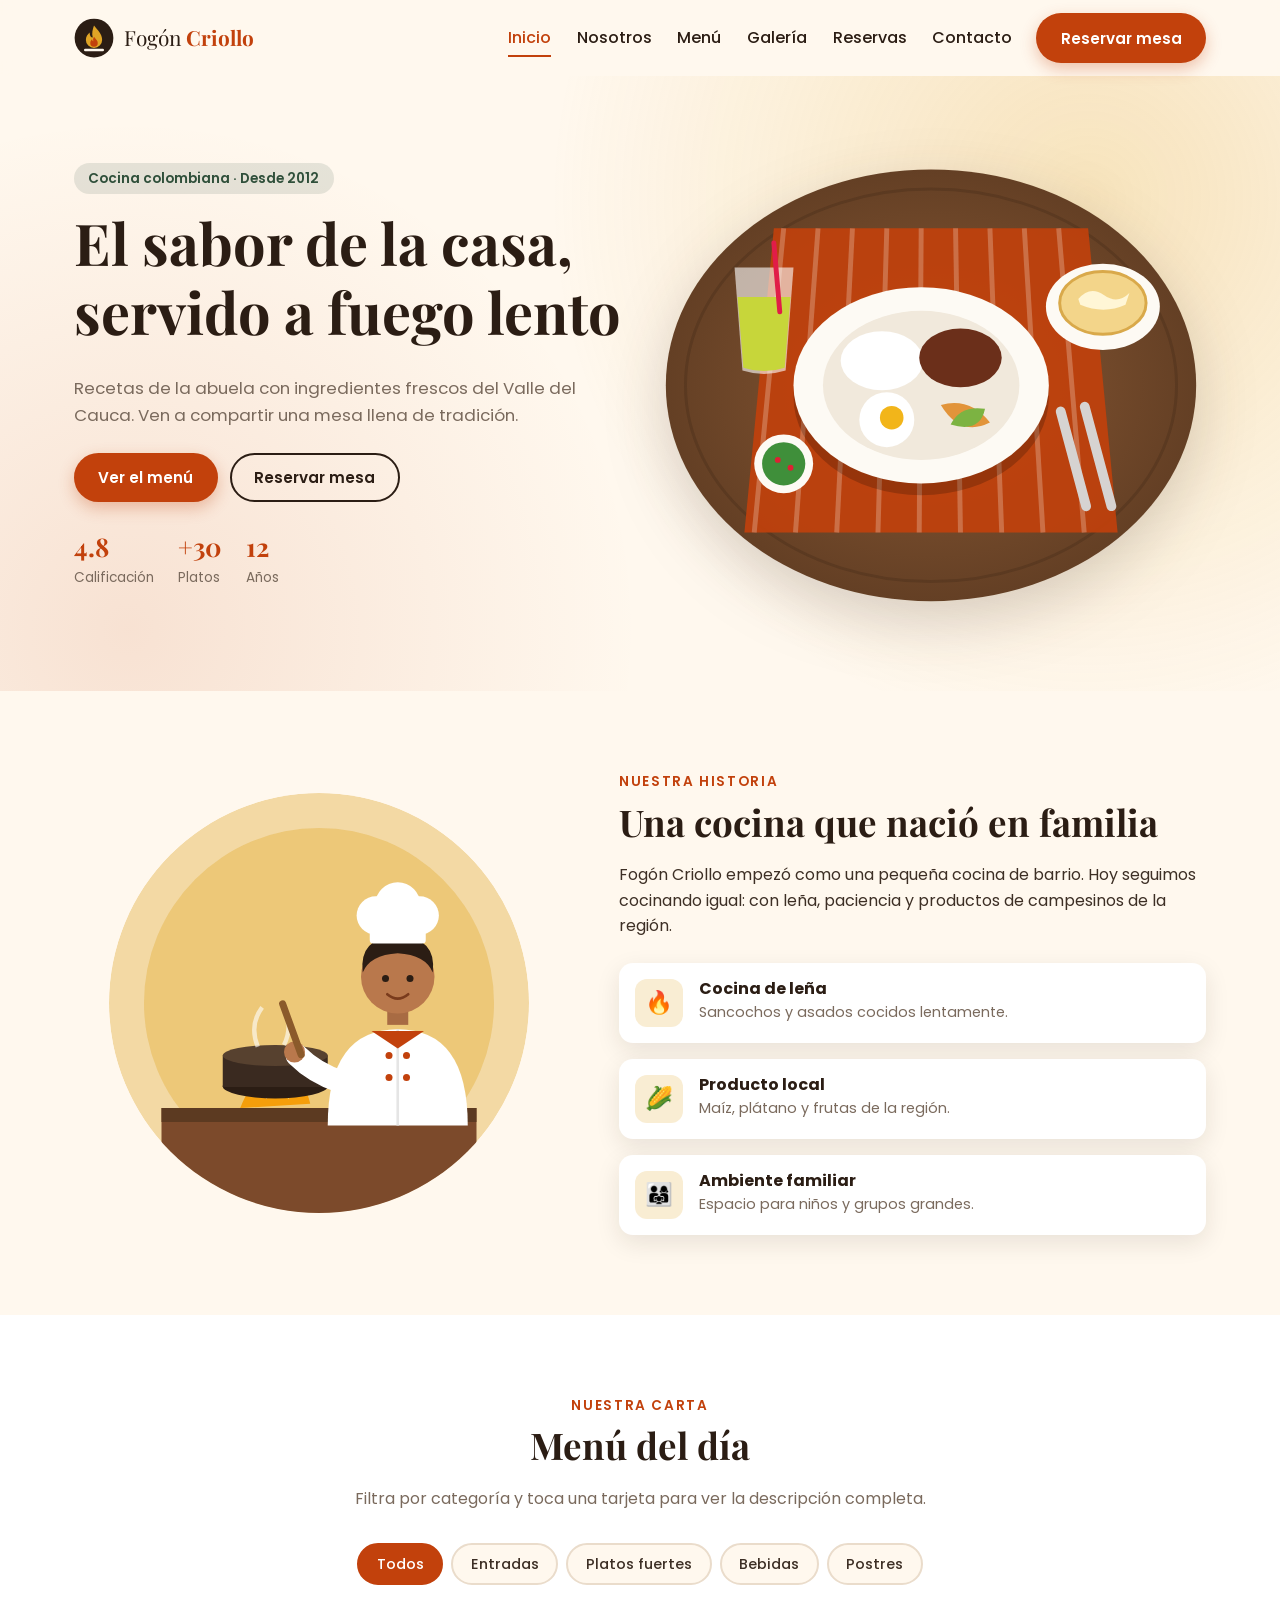
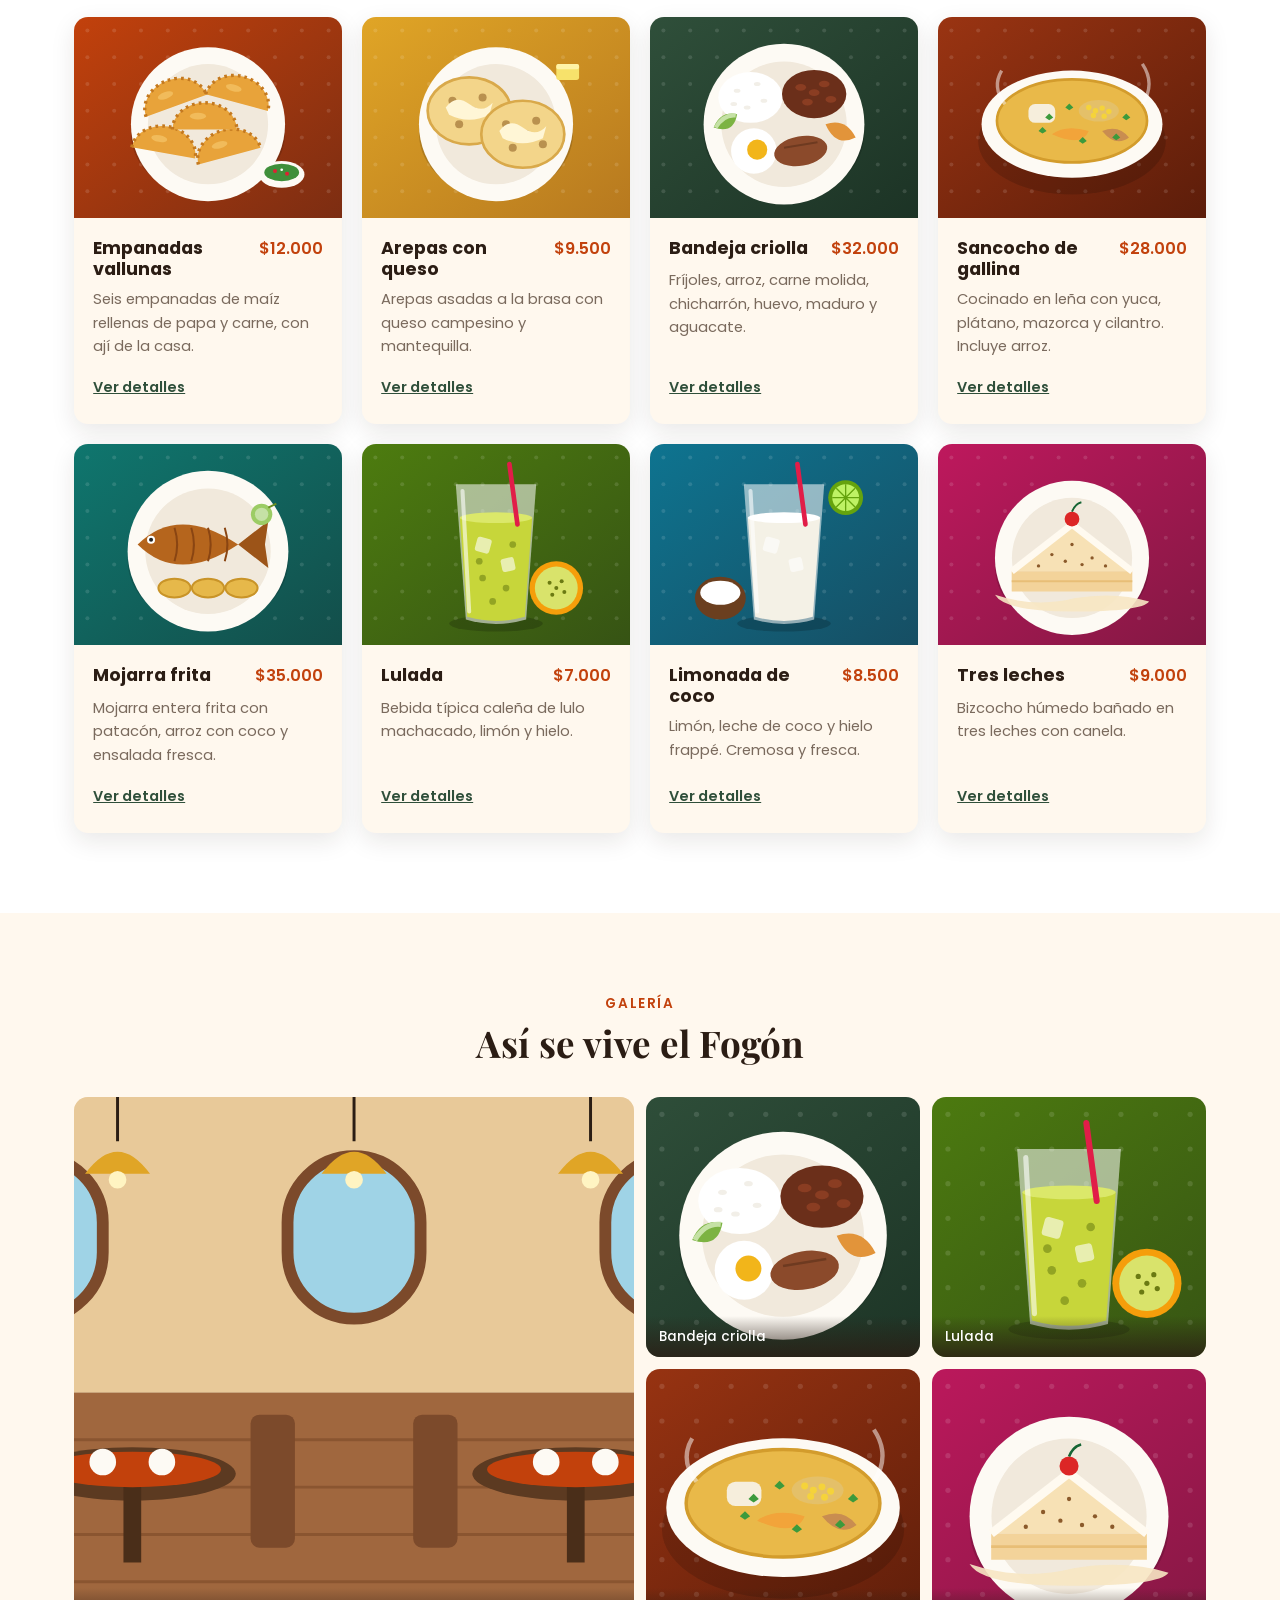
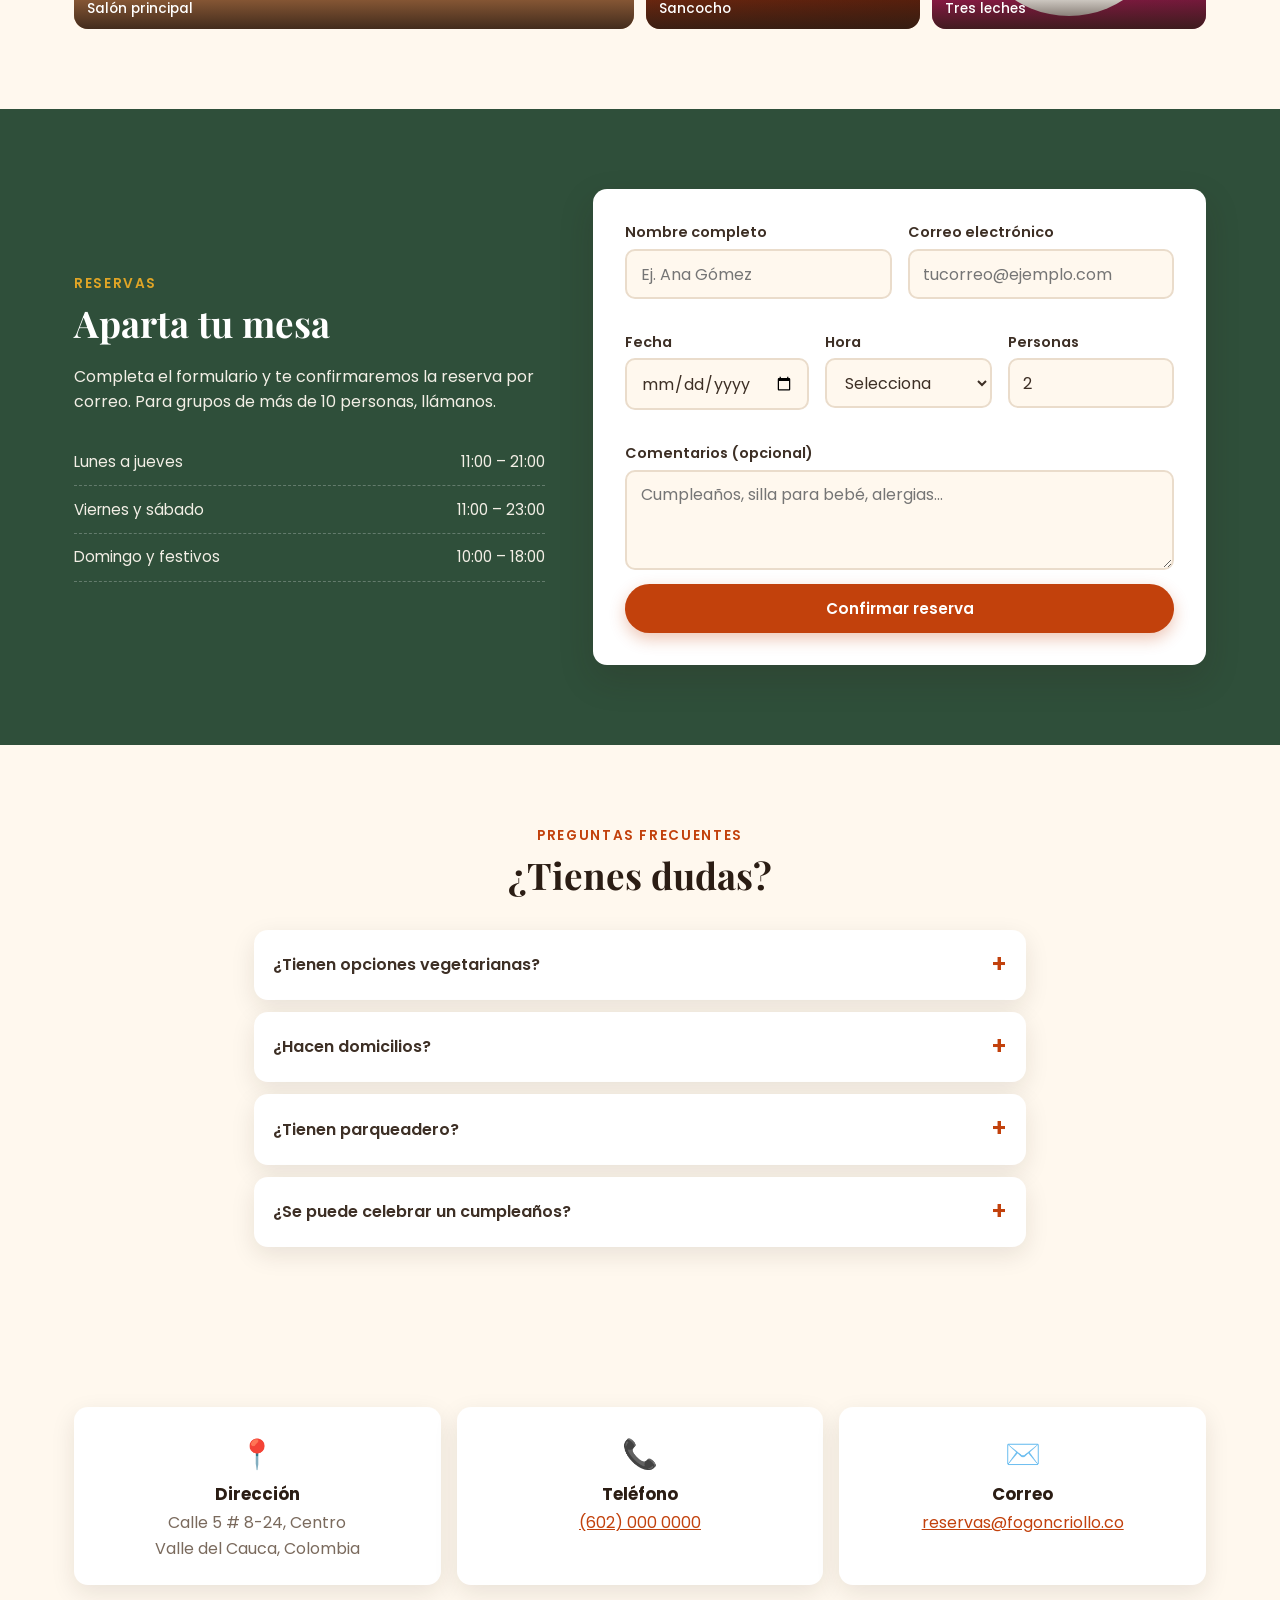
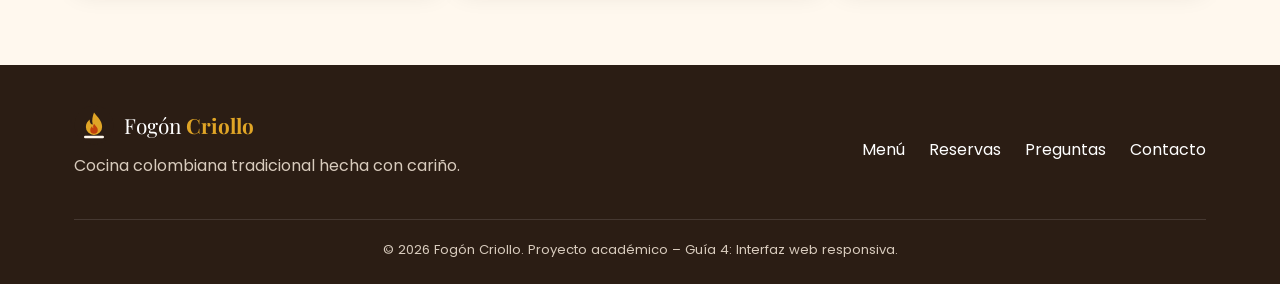
<file: index.html>
<!DOCTYPE html>
<html lang="es">
<head>
  <meta charset="UTF-8">
  <meta name="viewport" content="width=device-width, initial-scale=1.0">
  <meta name="description" content="Fogón Criollo: restaurante de cocina colombiana tradicional. Consulta el menú, el horario y reserva tu mesa en línea.">
  <title>Fogón Criollo | Cocina colombiana tradicional</title>
  <link rel="icon" href="img/logo.svg" type="image/svg+xml">
  <link rel="preconnect" href="https://fonts.googleapis.com">
  <link rel="preconnect" href="https://fonts.gstatic.com" crossorigin>
  <link href="https://fonts.googleapis.com/css2?family=Playfair+Display:wght@600;700&family=Poppins:wght@400;500;600&display=swap" rel="stylesheet">
  <link rel="stylesheet" href="css/styles.css">
</head>
<body>

  <!-- ===== ENCABEZADO Y MENÚ DE NAVEGACIÓN ===== -->
  <header class="header" id="header">
    <div class="container header__inner">
      <a href="#inicio" class="logo" aria-label="Fogón Criollo, ir al inicio">
        <img src="img/logo.svg" alt="" class="logo__img" width="44" height="44">
        <span class="logo__text">Fogón <strong>Criollo</strong></span>
      </a>

      <button class="nav-toggle" id="navToggle" aria-label="Abrir menú" aria-expanded="false" aria-controls="mainNav">
        <span class="nav-toggle__bar"></span>
        <span class="nav-toggle__bar"></span>
        <span class="nav-toggle__bar"></span>
      </button>

      <nav class="nav" id="mainNav" aria-label="Navegación principal">
        <ul class="nav__list">
          <li><a href="#inicio" class="nav__link is-active">Inicio</a></li>
          <li><a href="#nosotros" class="nav__link">Nosotros</a></li>
          <li><a href="#menu" class="nav__link">Menú</a></li>
          <li><a href="#galeria" class="nav__link">Galería</a></li>
          <li><a href="#reservas" class="nav__link">Reservas</a></li>
          <li><a href="#contacto" class="nav__link">Contacto</a></li>
        </ul>
        <a href="#reservas" class="btn btn--primary nav__cta">Reservar mesa</a>
      </nav>
    </div>
  </header>

  <main>
    <!-- ===== HERO / PORTADA ===== -->
    <section class="hero" id="inicio">
      <div class="container hero__inner">
        <div class="hero__content">
          <p class="hero__tag">Cocina colombiana · Desde 2012</p>
          <h1 class="hero__title">El sabor de la casa, servido a fuego lento</h1>
          <p class="hero__text">Recetas de la abuela con ingredientes frescos del Valle del Cauca. Ven a compartir una mesa llena de tradición.</p>
          <div class="hero__actions">
            <a href="#menu" class="btn btn--primary">Ver el menú</a>
            <a href="#reservas" class="btn btn--outline">Reservar mesa</a>
          </div>
          <ul class="hero__stats">
            <li><strong>4.8</strong><span>Calificación</span></li>
            <li><strong>+30</strong><span>Platos</span></li>
            <li><strong>12</strong><span>Años</span></li>
          </ul>
        </div>
        <figure class="hero__media">
          <img src="img/hero.svg" alt="Mesa servida con bandeja típica, arepas y jugo natural" width="560" height="480">
        </figure>
      </div>
    </section>

    <!-- ===== NOSOTROS ===== -->
    <section class="section about" id="nosotros">
      <div class="container about__inner">
        <figure class="about__media">
          <img src="img/chef.svg" alt="Ilustración de la chef principal frente al fogón" width="480" height="480" loading="lazy">
        </figure>
        <div class="about__content">
          <p class="section__tag">Nuestra historia</p>
          <h2 class="section__title">Una cocina que nació en familia</h2>
          <p>Fogón Criollo empezó como una pequeña cocina de barrio. Hoy seguimos cocinando igual: con leña, paciencia y productos de campesinos de la región.</p>
          <ul class="features">
            <li class="feature">
              <span class="feature__icon" aria-hidden="true">🔥</span>
              <div><h3>Cocina de leña</h3><p>Sancochos y asados cocidos lentamente.</p></div>
            </li>
            <li class="feature">
              <span class="feature__icon" aria-hidden="true">🌽</span>
              <div><h3>Producto local</h3><p>Maíz, plátano y frutas de la región.</p></div>
            </li>
            <li class="feature">
              <span class="feature__icon" aria-hidden="true">👨‍👩‍👧</span>
              <div><h3>Ambiente familiar</h3><p>Espacio para niños y grupos grandes.</p></div>
            </li>
          </ul>
        </div>
      </div>
    </section>

    <!-- ===== MENÚ (filtrable) ===== -->
    <section class="section menu" id="menu">
      <div class="container">
        <header class="section__header">
          <p class="section__tag">Nuestra carta</p>
          <h2 class="section__title">Menú del día</h2>
          <p class="section__lead">Filtra por categoría y toca una tarjeta para ver la descripción completa.</p>
        </header>

        <div class="filters" role="group" aria-label="Filtrar menú por categoría">
          <button class="filter is-active" data-filter="todos" aria-pressed="true">Todos</button>
          <button class="filter" data-filter="entradas" aria-pressed="false">Entradas</button>
          <button class="filter" data-filter="fuertes" aria-pressed="false">Platos fuertes</button>
          <button class="filter" data-filter="bebidas" aria-pressed="false">Bebidas</button>
          <button class="filter" data-filter="postres" aria-pressed="false">Postres</button>
        </div>

        <div class="menu__grid" id="menuGrid">
          <article class="card" data-category="entradas">
            <img src="img/empanadas.svg" alt="Empanadas de maíz con ají" class="card__img" width="400" height="300" loading="lazy">
            <div class="card__body">
              <div class="card__head"><h3 class="card__title">Empanadas vallunas</h3><span class="card__price">$12.000</span></div>
              <p class="card__desc">Seis empanadas de maíz rellenas de papa y carne, con ají de la casa.</p>
              <button class="card__more" aria-expanded="false">Ver detalles</button>
              <p class="card__extra" hidden>Crocantes por fuera y suaves por dentro. Ideal para compartir. Opción vegetariana disponible.</p>
            </div>
          </article>

          <article class="card" data-category="entradas">
            <img src="img/arepas.svg" alt="Arepas con queso derretido" class="card__img" width="400" height="300" loading="lazy">
            <div class="card__body">
              <div class="card__head"><h3 class="card__title">Arepas con queso</h3><span class="card__price">$9.500</span></div>
              <p class="card__desc">Arepas asadas a la brasa con queso campesino y mantequilla.</p>
              <button class="card__more" aria-expanded="false">Ver detalles</button>
              <p class="card__extra" hidden>Hechas a mano cada mañana con maíz blanco pilado.</p>
            </div>
          </article>

          <article class="card" data-category="fuertes">
            <img src="img/bandeja.svg" alt="Bandeja con fríjoles, arroz, carne, huevo y aguacate" class="card__img" width="400" height="300" loading="lazy">
            <div class="card__body">
              <div class="card__head"><h3 class="card__title">Bandeja criolla</h3><span class="card__price">$32.000</span></div>
              <p class="card__desc">Fríjoles, arroz, carne molida, chicharrón, huevo, maduro y aguacate.</p>
              <button class="card__more" aria-expanded="false">Ver detalles</button>
              <p class="card__extra" hidden>El plato más pedido de la casa. Porción generosa para buen apetito.</p>
            </div>
          </article>

          <article class="card" data-category="fuertes">
            <img src="img/sancocho.svg" alt="Plato hondo de sancocho de gallina" class="card__img" width="400" height="300" loading="lazy">
            <div class="card__body">
              <div class="card__head"><h3 class="card__title">Sancocho de gallina</h3><span class="card__price">$28.000</span></div>
              <p class="card__desc">Cocinado en leña con yuca, plátano, mazorca y cilantro. Incluye arroz.</p>
              <button class="card__more" aria-expanded="false">Ver detalles</button>
              <p class="card__extra" hidden>Disponible sábados, domingos y festivos desde las 11:00 a. m.</p>
            </div>
          </article>

          <article class="card" data-category="fuertes">
            <img src="img/pescado.svg" alt="Pescado frito con patacones y ensalada" class="card__img" width="400" height="300" loading="lazy">
            <div class="card__body">
              <div class="card__head"><h3 class="card__title">Mojarra frita</h3><span class="card__price">$35.000</span></div>
              <p class="card__desc">Mojarra entera frita con patacón, arroz con coco y ensalada fresca.</p>
              <button class="card__more" aria-expanded="false">Ver detalles</button>
              <p class="card__extra" hidden>Receta del Pacífico. Pregunta por el tamaño disponible del día.</p>
            </div>
          </article>

          <article class="card" data-category="bebidas">
            <img src="img/lulada.svg" alt="Vaso de lulada con hielo" class="card__img" width="400" height="300" loading="lazy">
            <div class="card__body">
              <div class="card__head"><h3 class="card__title">Lulada</h3><span class="card__price">$7.000</span></div>
              <p class="card__desc">Bebida típica caleña de lulo machacado, limón y hielo.</p>
              <button class="card__more" aria-expanded="false">Ver detalles</button>
              <p class="card__extra" hidden>Refrescante y con trocitos de fruta. Se puede pedir sin azúcar.</p>
            </div>
          </article>

          <article class="card" data-category="bebidas">
            <img src="img/limonada.svg" alt="Jarra de limonada de coco" class="card__img" width="400" height="300" loading="lazy">
            <div class="card__body">
              <div class="card__head"><h3 class="card__title">Limonada de coco</h3><span class="card__price">$8.500</span></div>
              <p class="card__desc">Limón, leche de coco y hielo frappé. Cremosa y fresca.</p>
              <button class="card__more" aria-expanded="false">Ver detalles</button>
              <p class="card__extra" hidden>También disponible en jarra para 4 personas ($28.000).</p>
            </div>
          </article>

          <article class="card" data-category="postres">
            <img src="img/postre.svg" alt="Porción de postre de tres leches" class="card__img" width="400" height="300" loading="lazy">
            <div class="card__body">
              <div class="card__head"><h3 class="card__title">Tres leches</h3><span class="card__price">$9.000</span></div>
              <p class="card__desc">Bizcocho húmedo bañado en tres leches con canela.</p>
              <button class="card__more" aria-expanded="false">Ver detalles</button>
              <p class="card__extra" hidden>Hecho en casa todos los días. Pregunta por el postre del día.</p>
            </div>
          </article>
        </div>
      </div>
    </section>

    <!-- ===== GALERÍA ===== -->
    <section class="section gallery" id="galeria">
      <div class="container">
        <header class="section__header">
          <p class="section__tag">Galería</p>
          <h2 class="section__title">Así se vive el Fogón</h2>
        </header>
        <div class="gallery__grid">
          <figure class="gallery__item gallery__item--big"><img src="img/salon.svg" alt="Salón principal del restaurante con mesas de madera" loading="lazy"><figcaption>Salón principal</figcaption></figure>
          <figure class="gallery__item"><img src="img/bandeja.svg" alt="Bandeja criolla servida" loading="lazy"><figcaption>Bandeja criolla</figcaption></figure>
          <figure class="gallery__item"><img src="img/lulada.svg" alt="Lulada recién preparada" loading="lazy"><figcaption>Lulada</figcaption></figure>
          <figure class="gallery__item"><img src="img/sancocho.svg" alt="Sancocho de gallina" loading="lazy"><figcaption>Sancocho</figcaption></figure>
          <figure class="gallery__item"><img src="img/postre.svg" alt="Tres leches" loading="lazy"><figcaption>Tres leches</figcaption></figure>
        </div>
      </div>
    </section>

    <!-- ===== RESERVAS (formulario) ===== -->
    <section class="section reservas" id="reservas">
      <div class="container reservas__inner">
        <div class="reservas__info">
          <p class="section__tag section__tag--light">Reservas</p>
          <h2 class="section__title">Aparta tu mesa</h2>
          <p>Completa el formulario y te confirmaremos la reserva por correo. Para grupos de más de 10 personas, llámanos.</p>
          <ul class="schedule">
            <li><span>Lunes a jueves</span><span>11:00 – 21:00</span></li>
            <li><span>Viernes y sábado</span><span>11:00 – 23:00</span></li>
            <li><span>Domingo y festivos</span><span>10:00 – 18:00</span></li>
          </ul>
        </div>

        <form class="form" id="reservaForm" novalidate>
          <div class="form__row">
            <div class="form__group">
              <label for="nombre">Nombre completo</label>
              <input type="text" id="nombre" name="nombre" placeholder="Ej. Ana Gómez" required minlength="3" autocomplete="name">
              <small class="form__error" aria-live="polite"></small>
            </div>
            <div class="form__group">
              <label for="correo">Correo electrónico</label>
              <input type="email" id="correo" name="correo" placeholder="tucorreo@ejemplo.com" required autocomplete="email">
              <small class="form__error" aria-live="polite"></small>
            </div>
          </div>
          <div class="form__row form__row--3">
            <div class="form__group">
              <label for="fecha">Fecha</label>
              <input type="date" id="fecha" name="fecha" required>
              <small class="form__error" aria-live="polite"></small>
            </div>
            <div class="form__group">
              <label for="hora">Hora</label>
              <select id="hora" name="hora" required>
                <option value="">Selecciona</option>
                <option>12:00</option><option>13:00</option><option>14:00</option>
                <option>18:00</option><option>19:00</option><option>20:00</option>
              </select>
              <small class="form__error" aria-live="polite"></small>
            </div>
            <div class="form__group">
              <label for="personas">Personas</label>
              <input type="number" id="personas" name="personas" min="1" max="10" value="2" required>
              <small class="form__error" aria-live="polite"></small>
            </div>
          </div>
          <div class="form__group">
            <label for="nota">Comentarios (opcional)</label>
            <textarea id="nota" name="nota" rows="3" placeholder="Cumpleaños, silla para bebé, alergias..."></textarea>
          </div>
          <button type="submit" class="btn btn--primary btn--block">Confirmar reserva</button>
          <p class="form__success" id="formSuccess" role="status" hidden></p>
        </form>
      </div>
    </section>

    <!-- ===== PREGUNTAS FRECUENTES (desplegable) ===== -->
    <section class="section faq" id="faq">
      <div class="container faq__inner">
        <header class="section__header">
          <p class="section__tag">Preguntas frecuentes</p>
          <h2 class="section__title">¿Tienes dudas?</h2>
        </header>
        <div class="faq__list">
          <details class="faq__item">
            <summary>¿Tienen opciones vegetarianas?</summary>
            <p>Sí. Las empanadas, las arepas y varios acompañamientos tienen versión vegetariana. Pregunta al mesero.</p>
          </details>
          <details class="faq__item">
            <summary>¿Hacen domicilios?</summary>
            <p>Sí, a toda la ciudad de 11:00 a. m. a 9:00 p. m. Escríbenos por WhatsApp para hacer tu pedido.</p>
          </details>
          <details class="faq__item">
            <summary>¿Tienen parqueadero?</summary>
            <p>Contamos con parqueadero gratuito para clientes con capacidad para 20 carros y motos.</p>
          </details>
          <details class="faq__item">
            <summary>¿Se puede celebrar un cumpleaños?</summary>
            <p>Claro. Indícalo en el formulario de reserva y te preparamos una sorpresa con el postre.</p>
          </details>
        </div>
      </div>
    </section>

    <!-- ===== CONTACTO ===== -->
    <section class="section contact" id="contacto">
      <div class="container contact__grid">
        <article class="contact__card">
          <span class="contact__icon" aria-hidden="true">📍</span>
          <h3>Dirección</h3>
          <p>Calle 5 # 8-24, Centro<br>Valle del Cauca, Colombia</p>
        </article>
        <article class="contact__card">
          <span class="contact__icon" aria-hidden="true">📞</span>
          <h3>Teléfono</h3>
          <p><a href="tel:+576020000000">(602) 000 0000</a></p>
        </article>
        <article class="contact__card">
          <span class="contact__icon" aria-hidden="true">✉️</span>
          <h3>Correo</h3>
          <p><a href="mailto:reservas@fogoncriollo.co">reservas@fogoncriollo.co</a></p>
        </article>
      </div>
    </section>
  </main>

  <!-- ===== PIE DE PÁGINA ===== -->
  <footer class="footer">
    <div class="container footer__inner">
      <div class="footer__brand">
        <a href="#inicio" class="logo logo--light">
          <img src="img/logo.svg" alt="" class="logo__img" width="40" height="40">
          <span class="logo__text">Fogón <strong>Criollo</strong></span>
        </a>
        <p>Cocina colombiana tradicional hecha con cariño.</p>
      </div>
      <nav class="footer__nav" aria-label="Enlaces del pie de página">
        <a href="#menu">Menú</a>
        <a href="#reservas">Reservas</a>
        <a href="#faq">Preguntas</a>
        <a href="#contacto">Contacto</a>
      </nav>
      <p class="footer__copy">© <span id="year">2026</span> Fogón Criollo. Proyecto académico – Guía 4: Interfaz web responsiva.</p>
    </div>
  </footer>

  <button class="to-top" id="toTop" aria-label="Volver arriba" hidden>↑</button>

  <script src="js/main.js"></script>
</body>
</html>
</file>
<file: css/styles.css>
/* =========================================================
   Fogón Criollo · Hoja de estilos principal
   Estrategia: Mobile First
   - Estilos base pensados para teléfonos (< 600px)
   - @media (min-width: 600px)  -> tabletas pequeñas
   - @media (min-width: 900px)  -> tabletas grandes / laptops
   - @media (min-width: 1200px) -> escritorio amplio
   ========================================================= */

/* ---------- 1. Variables (paleta, tipografía, medidas) ---------- */
:root {
  --c-primary: #c2410c;       /* terracota */
  --c-primary-dark: #9a3412;
  --c-accent: #e0a526;        /* mostaza */
  --c-green: #2f4f3a;         /* verde hoja */
  --c-dark: #2b1d14;          /* café oscuro */
  --c-text: #3d2f25;
  --c-muted: #7a6a5d;
  --c-bg: #fff8ee;            /* crema */
  --c-surface: #ffffff;
  --c-border: #eadccb;

  --ff-title: "Playfair Display", Georgia, "Times New Roman", serif;
  --ff-body: "Poppins", "Segoe UI", Roboto, Arial, sans-serif;

  --radius: 14px;
  --shadow: 0 8px 24px rgba(43, 29, 20, 0.10);
  --shadow-hover: 0 14px 34px rgba(43, 29, 20, 0.18);
  --header-h: 68px;
  --gutter: 16px;
}

/* ---------- 2. Reset y base ---------- */
*,
*::before,
*::after { box-sizing: border-box; }

html {
  scroll-behavior: smooth;
  scroll-padding-top: var(--header-h);
}

body {
  margin: 0;
  font-family: var(--ff-body);
  font-size: 1rem;
  line-height: 1.6;
  color: var(--c-text);
  background: var(--c-bg);
  overflow-x: hidden;           /* evita desplazamiento horizontal */
}

img {
  max-width: 100%;              /* imágenes fluidas */
  height: auto;
  display: block;
}

a { color: var(--c-primary); }
h1, h2, h3 { line-height: 1.2; color: var(--c-dark); margin: 0 0 .5em; }
h1, h2 { font-family: var(--ff-title); }
p { margin: 0 0 1em; }
ul { margin: 0; padding: 0; list-style: none; }
figure { margin: 0; }
[hidden] { display: none !important; }

.container {
  width: 100%;
  max-width: 1180px;
  margin-inline: auto;
  padding-inline: var(--gutter);
}

/* ---------- 3. Botones ---------- */
.btn {
  display: inline-flex;
  align-items: center;
  justify-content: center;
  gap: .4rem;
  min-height: 46px;
  padding: .7rem 1.4rem;
  border-radius: 999px;
  border: 2px solid transparent;
  font: 600 .95rem var(--ff-body);
  text-decoration: none;
  cursor: pointer;
  transition: background .25s, color .25s, transform .2s, box-shadow .25s;
}
.btn:hover { transform: translateY(-2px); }
.btn:focus-visible { outline: 3px solid var(--c-accent); outline-offset: 3px; }

.btn--primary { background: var(--c-primary); color: #fff; box-shadow: 0 6px 16px rgba(194, 65, 12, .3); }
.btn--primary:hover { background: var(--c-primary-dark); }
.btn--outline { border-color: var(--c-dark); color: var(--c-dark); background: transparent; }
.btn--outline:hover { background: var(--c-dark); color: #fff; }
.btn--block { width: 100%; }

/* ---------- 4. Encabezado y navegación ---------- */
.header {
  position: sticky;
  top: 0;
  z-index: 100;
  background: rgba(255, 248, 238, .95);
  backdrop-filter: blur(8px);
  transition: box-shadow .3s;
}
.header.is-scrolled { box-shadow: 0 4px 18px rgba(43, 29, 20, .12); }

.header__inner {
  display: flex;                /* Flexbox: logo a la izquierda, menú a la derecha */
  align-items: center;
  justify-content: space-between;
  height: var(--header-h);
}

.logo {
  display: flex;
  align-items: center;
  gap: .6rem;
  text-decoration: none;
  color: var(--c-dark);
}
.logo__img { width: 40px; height: 40px; }
.logo__text { font-family: var(--ff-title); font-size: 1.3rem; }
.logo__text strong { color: var(--c-primary); }
.logo--light { color: #fff; }
.logo--light .logo__text strong { color: var(--c-accent); }

/* Botón hamburguesa (solo visible en móvil y tableta) */
.nav-toggle {
  display: flex;
  flex-direction: column;
  justify-content: center;
  gap: 5px;
  width: 46px;
  height: 46px;
  padding: 10px;
  border: 0;
  border-radius: 10px;
  background: transparent;
  cursor: pointer;
}
.nav-toggle__bar {
  display: block;
  height: 3px;
  border-radius: 3px;
  background: var(--c-dark);
  transition: transform .3s, opacity .3s;
}
.nav-toggle[aria-expanded="true"] .nav-toggle__bar:nth-child(1) { transform: translateY(8px) rotate(45deg); }
.nav-toggle[aria-expanded="true"] .nav-toggle__bar:nth-child(2) { opacity: 0; }
.nav-toggle[aria-expanded="true"] .nav-toggle__bar:nth-child(3) { transform: translateY(-8px) rotate(-45deg); }

/* Menú en móvil: panel desplegable debajo del encabezado */
.nav {
  position: absolute;
  top: var(--header-h);
  left: 0;
  right: 0;
  padding: 1rem var(--gutter) 1.5rem;
  background: var(--c-bg);
  box-shadow: 0 12px 20px rgba(43, 29, 20, .12);
  transform: translateY(-12px);
  opacity: 0;
  visibility: hidden;
  transition: transform .3s, opacity .3s, visibility .3s;
}
.nav.is-open { transform: translateY(0); opacity: 1; visibility: visible; }

.nav__list { display: flex; flex-direction: column; }
.nav__link {
  display: block;
  padding: .85rem .25rem;
  border-bottom: 1px solid var(--c-border);
  color: var(--c-dark);
  font-weight: 500;
  text-decoration: none;
}
.nav__link:hover,
.nav__link.is-active { color: var(--c-primary); }
.nav__cta { width: 100%; margin-top: 1rem; }

/* ---------- 5. Hero ---------- */
.hero {
  padding: 2rem 0 3rem;
  background:
    radial-gradient(circle at 85% 20%, rgba(224, 165, 38, .25), transparent 45%),
    radial-gradient(circle at 10% 90%, rgba(194, 65, 12, .12), transparent 40%);
}
.hero__inner {
  display: flex;
  flex-direction: column;       /* móvil: texto arriba, imagen abajo */
  gap: 2rem;
}
.hero__tag {
  display: inline-block;
  padding: .3rem .9rem;
  border-radius: 999px;
  background: rgba(47, 79, 58, .12);
  color: var(--c-green);
  font-size: .85rem;
  font-weight: 600;
}
.hero__title { font-size: 2.1rem; }
.hero__text { font-size: 1.05rem; color: var(--c-muted); }
.hero__actions { display: flex; flex-direction: column; gap: .75rem; margin: 1.5rem 0; }
.hero__stats { display: flex; gap: 1.5rem; }
.hero__stats li { display: flex; flex-direction: column; }
.hero__stats strong { font-family: var(--ff-title); font-size: 1.6rem; color: var(--c-primary); }
.hero__stats span { font-size: .85rem; color: var(--c-muted); }
.hero__media img { width: 100%; filter: drop-shadow(0 20px 30px rgba(43, 29, 20, .18)); }

/* ---------- 6. Secciones genéricas ---------- */
.section { padding: 3.5rem 0; }
.section__header { text-align: center; max-width: 640px; margin: 0 auto 2rem; }
.section__tag {
  margin-bottom: .4rem;
  color: var(--c-primary);
  font-size: .85rem;
  font-weight: 600;
  letter-spacing: .12em;
  text-transform: uppercase;
}
.section__tag--light { color: var(--c-accent); }
.section__title { font-size: 1.8rem; }
.section__lead { color: var(--c-muted); }

/* ---------- 7. Nosotros ---------- */
.about__inner { display: grid; gap: 2rem; }
.about__media img { width: 100%; max-width: 420px; margin-inline: auto; border-radius: 50%; }
.features { display: grid; gap: 1rem; margin-top: 1.5rem; }
.feature {
  display: flex;
  gap: 1rem;
  align-items: flex-start;
  padding: 1rem;
  border-radius: var(--radius);
  background: var(--c-surface);
  box-shadow: var(--shadow);
}
.feature__icon {
  flex-shrink: 0;
  display: grid;
  place-items: center;
  width: 48px;
  height: 48px;
  border-radius: 12px;
  background: rgba(224, 165, 38, .2);
  font-size: 1.4rem;
}
.feature h3 { font-size: 1rem; margin-bottom: .2rem; }
.feature p { margin: 0; font-size: .9rem; color: var(--c-muted); }

/* ---------- 8. Menú: filtros y tarjetas ---------- */
.menu { background: var(--c-surface); }

.filters {
  display: flex;
  gap: .5rem;
  overflow-x: auto;             /* en móvil los filtros se deslizan dentro de su caja */
  padding-bottom: .5rem;
  margin-bottom: 1.5rem;
  scrollbar-width: thin;
}
.filter {
  flex-shrink: 0;
  min-height: 42px;
  padding: .5rem 1.1rem;
  border: 2px solid var(--c-border);
  border-radius: 999px;
  background: var(--c-bg);
  color: var(--c-text);
  font: 500 .9rem var(--ff-body);
  cursor: pointer;
  transition: all .25s;
}
.filter:hover { border-color: var(--c-primary); color: var(--c-primary); }
.filter.is-active { background: var(--c-primary); border-color: var(--c-primary); color: #fff; }

.menu__grid {
  display: grid;                /* CSS Grid: 1 columna en móvil */
  grid-template-columns: 1fr;
  gap: 1.25rem;
}

.card {
  display: flex;
  flex-direction: column;
  overflow: hidden;
  border-radius: var(--radius);
  background: var(--c-bg);
  box-shadow: var(--shadow);
  transition: transform .3s, box-shadow .3s;
  animation: fadeIn .4s ease;
}
.card:hover { transform: translateY(-6px); box-shadow: var(--shadow-hover); }
.card__img { width: 100%; aspect-ratio: 4 / 3; object-fit: cover; }
.card__body { display: flex; flex-direction: column; flex: 1; padding: 1.1rem 1.2rem 1.3rem; }
.card__head { display: flex; justify-content: space-between; align-items: baseline; gap: .75rem; }
.card__title { font-size: 1.1rem; margin: 0; }
.card__price { flex-shrink: 0; color: var(--c-primary); font-weight: 600; }
.card__desc { margin: .5rem 0 .8rem; font-size: .92rem; color: var(--c-muted); }
.card__more {
  align-self: flex-start;
  margin-top: auto;
  padding: .35rem 0;
  border: 0;
  background: none;
  color: var(--c-green);
  font: 600 .9rem var(--ff-body);
  text-decoration: underline;
  cursor: pointer;
}
.card__extra {
  margin: .6rem 0 0;
  padding: .7rem .9rem;
  border-left: 3px solid var(--c-accent);
  border-radius: 6px;
  background: rgba(224, 165, 38, .12);
  font-size: .88rem;
}

@keyframes fadeIn {
  from { opacity: 0; transform: translateY(10px); }
  to   { opacity: 1; transform: translateY(0); }
}

/* ---------- 9. Galería ---------- */
.gallery__grid {
  display: grid;
  grid-template-columns: repeat(2, 1fr);
  gap: .75rem;
}
.gallery__item {
  position: relative;
  overflow: hidden;
  border-radius: var(--radius);
  aspect-ratio: 1;
}
.gallery__item--big { grid-column: span 2; aspect-ratio: 16 / 9; }
.gallery__item img { width: 100%; height: 100%; object-fit: cover; transition: transform .5s; }
.gallery__item:hover img { transform: scale(1.08); }
.gallery__item figcaption {
  position: absolute;
  left: 0;
  right: 0;
  bottom: 0;
  padding: .6rem .8rem;
  background: linear-gradient(transparent, rgba(43, 29, 20, .8));
  color: #fff;
  font-size: .85rem;
  font-weight: 500;
}

/* ---------- 10. Reservas y formulario ---------- */
.reservas { background: var(--c-green); color: #f3efe6; }
.reservas .section__title { color: #fff; }
.reservas__inner { display: grid; gap: 2rem; }
.schedule { margin-top: 1.5rem; }
.schedule li {
  display: flex;
  justify-content: space-between;
  gap: 1rem;
  padding: .7rem 0;
  border-bottom: 1px dashed rgba(255, 255, 255, .25);
  font-size: .95rem;
}

.form {
  padding: 1.5rem 1.25rem;
  border-radius: var(--radius);
  background: var(--c-surface);
  color: var(--c-text);
  box-shadow: var(--shadow-hover);
}
.form__row { display: grid; gap: 0 1rem; }
.form__group { display: flex; flex-direction: column; margin-bottom: .9rem; }
.form label { margin-bottom: .3rem; font-size: .9rem; font-weight: 600; }
.form input,
.form select,
.form textarea {
  width: 100%;
  min-height: 46px;
  padding: .65rem .85rem;
  border: 2px solid var(--c-border);
  border-radius: 10px;
  background: var(--c-bg);
  color: var(--c-text);
  font: 1rem var(--ff-body);      /* 16px evita el zoom automático en iOS */
  transition: border-color .2s, box-shadow .2s;
}
.form textarea { resize: vertical; }
.form input:focus,
.form select:focus,
.form textarea:focus {
  outline: none;
  border-color: var(--c-primary);
  box-shadow: 0 0 0 3px rgba(194, 65, 12, .15);
}
.form .is-invalid { border-color: #c81e1e; }
.form__error { min-height: 1.1em; margin-top: .2rem; color: #c81e1e; font-size: .8rem; }
.form__success {
  margin: 1rem 0 0;
  padding: .9rem 1rem;
  border-radius: 10px;
  background: #e7f4ea;
  color: #1f5130;
  font-weight: 500;
}

/* ---------- 11. Preguntas frecuentes ---------- */
.faq__inner { max-width: 820px; }
.faq__list { display: grid; gap: .75rem; }
.faq__item {
  border-radius: var(--radius);
  background: var(--c-surface);
  box-shadow: var(--shadow);
}
.faq__item summary {
  display: flex;
  justify-content: space-between;
  align-items: center;
  gap: 1rem;
  padding: 1rem 1.2rem;
  font-weight: 600;
  cursor: pointer;
  list-style: none;
}
.faq__item summary::-webkit-details-marker { display: none; }
.faq__item summary::after {
  content: "+";
  flex-shrink: 0;
  color: var(--c-primary);
  font-size: 1.5rem;
  transition: transform .3s;
}
.faq__item[open] summary::after { transform: rotate(45deg); }
.faq__item p { margin: 0; padding: 0 1.2rem 1.1rem; color: var(--c-muted); }

/* ---------- 12. Contacto ---------- */
.contact { padding-top: 0; }
.contact__grid { display: grid; gap: 1rem; }
.contact__card {
  padding: 1.5rem;
  border-radius: var(--radius);
  background: var(--c-surface);
  box-shadow: var(--shadow);
  text-align: center;
}
.contact__icon { font-size: 1.8rem; }
.contact__card h3 { margin: .4rem 0; font-size: 1.05rem; }
.contact__card p { margin: 0; color: var(--c-muted); overflow-wrap: anywhere; }

/* ---------- 13. Pie de página ---------- */
.footer { padding: 2.5rem 0 1.5rem; background: var(--c-dark); color: #d8cbbd; }
.footer__inner { display: grid; gap: 1.5rem; text-align: center; }
.footer__brand .logo { justify-content: center; margin-bottom: .5rem; }
.footer__nav { display: flex; flex-wrap: wrap; justify-content: center; gap: .5rem 1.5rem; }
.footer__nav a { color: #fff; text-decoration: none; }
.footer__nav a:hover { color: var(--c-accent); }
.footer__copy {
  margin: 0;
  padding-top: 1.2rem;
  border-top: 1px solid rgba(255, 255, 255, .12);
  font-size: .82rem;
}

/* ---------- 14. Botón volver arriba ---------- */
.to-top {
  position: fixed;
  right: 16px;
  bottom: 16px;
  z-index: 90;
  width: 48px;
  height: 48px;
  border: 0;
  border-radius: 50%;
  background: var(--c-primary);
  color: #fff;
  font-size: 1.3rem;
  box-shadow: var(--shadow-hover);
  cursor: pointer;
}

/* =========================================================
   MEDIA QUERIES (Mobile First: de menor a mayor)
   ========================================================= */

/* ---------- Tableta pequeña: desde 600px ---------- */
@media (min-width: 600px) {
  :root { --gutter: 24px; }

  .hero__title { font-size: 2.6rem; }
  .hero__actions { flex-direction: row; }

  .features { grid-template-columns: repeat(3, 1fr); }
  .feature { flex-direction: column; }

  .filters { flex-wrap: wrap; justify-content: center; overflow: visible; }

  .menu__grid { grid-template-columns: repeat(2, 1fr); }

  .gallery__grid { grid-template-columns: repeat(3, 1fr); }
  .gallery__item--big { grid-column: span 3; }

  .form { padding: 2rem; }
  .form__row { grid-template-columns: 1fr 1fr; }
  .form__row--3 { grid-template-columns: repeat(3, 1fr); }

  /* Corrección tras pruebas en tableta: con 3 columnas el correo se partía
     en dos líneas. En tableta se usan 2 columnas y la tercera tarjeta ocupa todo el ancho. */
  .contact__grid { grid-template-columns: repeat(2, 1fr); }
  .contact__card:last-child { grid-column: 1 / -1; }

  .footer__inner { grid-template-columns: 1fr 1fr; align-items: center; text-align: left; }
  .footer__brand .logo { justify-content: flex-start; }
  .footer__nav { justify-content: flex-end; }
  .footer__copy { grid-column: 1 / -1; text-align: center; }
}

/* ---------- Tableta grande / laptop: desde 900px ---------- */
@media (min-width: 900px) {
  :root { --header-h: 76px; }

  /* El menú hamburguesa desaparece y la navegación se muestra en línea */
  .nav-toggle { display: none; }
  .nav {
    position: static;
    display: flex;
    align-items: center;
    gap: 1.5rem;
    padding: 0;
    background: none;
    box-shadow: none;
    transform: none;
    opacity: 1;
    visibility: visible;
  }
  .nav__list { flex-direction: row; gap: 1.6rem; }
  .nav__link { padding: .4rem 0; border: 0; position: relative; }
  .nav__link::after {
    content: "";
    position: absolute;
    left: 0;
    bottom: 0;
    width: 0;
    height: 2px;
    background: var(--c-primary);
    transition: width .3s;
  }
  .nav__link:hover::after,
  .nav__link.is-active::after { width: 100%; }
  .nav__cta { width: auto; margin: 0; }

  .hero { padding: 4rem 0 5rem; }
  .hero__inner { flex-direction: row; align-items: center; }
  .hero__content,
  .hero__media { flex: 1; }
  .hero__title { font-size: 3.2rem; }

  .section { padding: 5rem 0; }
  .section__title { font-size: 2.3rem; }

  .about__inner { grid-template-columns: 1fr 1.2fr; align-items: center; gap: 3.5rem; }
  .features { grid-template-columns: 1fr; }
  .feature { flex-direction: row; }

  .menu__grid { grid-template-columns: repeat(3, 1fr); }

  .gallery__grid {
    grid-template-columns: repeat(4, 1fr);
    grid-template-rows: repeat(2, 220px);
  }
  .gallery__item { aspect-ratio: auto; }
  .gallery__item--big { grid-column: span 2; grid-row: span 2; aspect-ratio: auto; }

  .reservas__inner { grid-template-columns: 1fr 1.3fr; align-items: center; gap: 3rem; }

  .contact__grid { grid-template-columns: repeat(3, 1fr); }
  .contact__card:last-child { grid-column: auto; }
}

/* ---------- Escritorio amplio: desde 1200px ---------- */
@media (min-width: 1200px) {
  .hero__title { font-size: 3.6rem; }
  .menu__grid { grid-template-columns: repeat(4, 1fr); }
  .gallery__grid { grid-template-rows: repeat(2, 260px); }
}

/* Accesibilidad: respeta a quien prefiere menos animación */
@media (prefers-reduced-motion: reduce) {
  html { scroll-behavior: auto; }
  *, *::before, *::after { animation: none !important; transition: none !important; }
}
</file>
